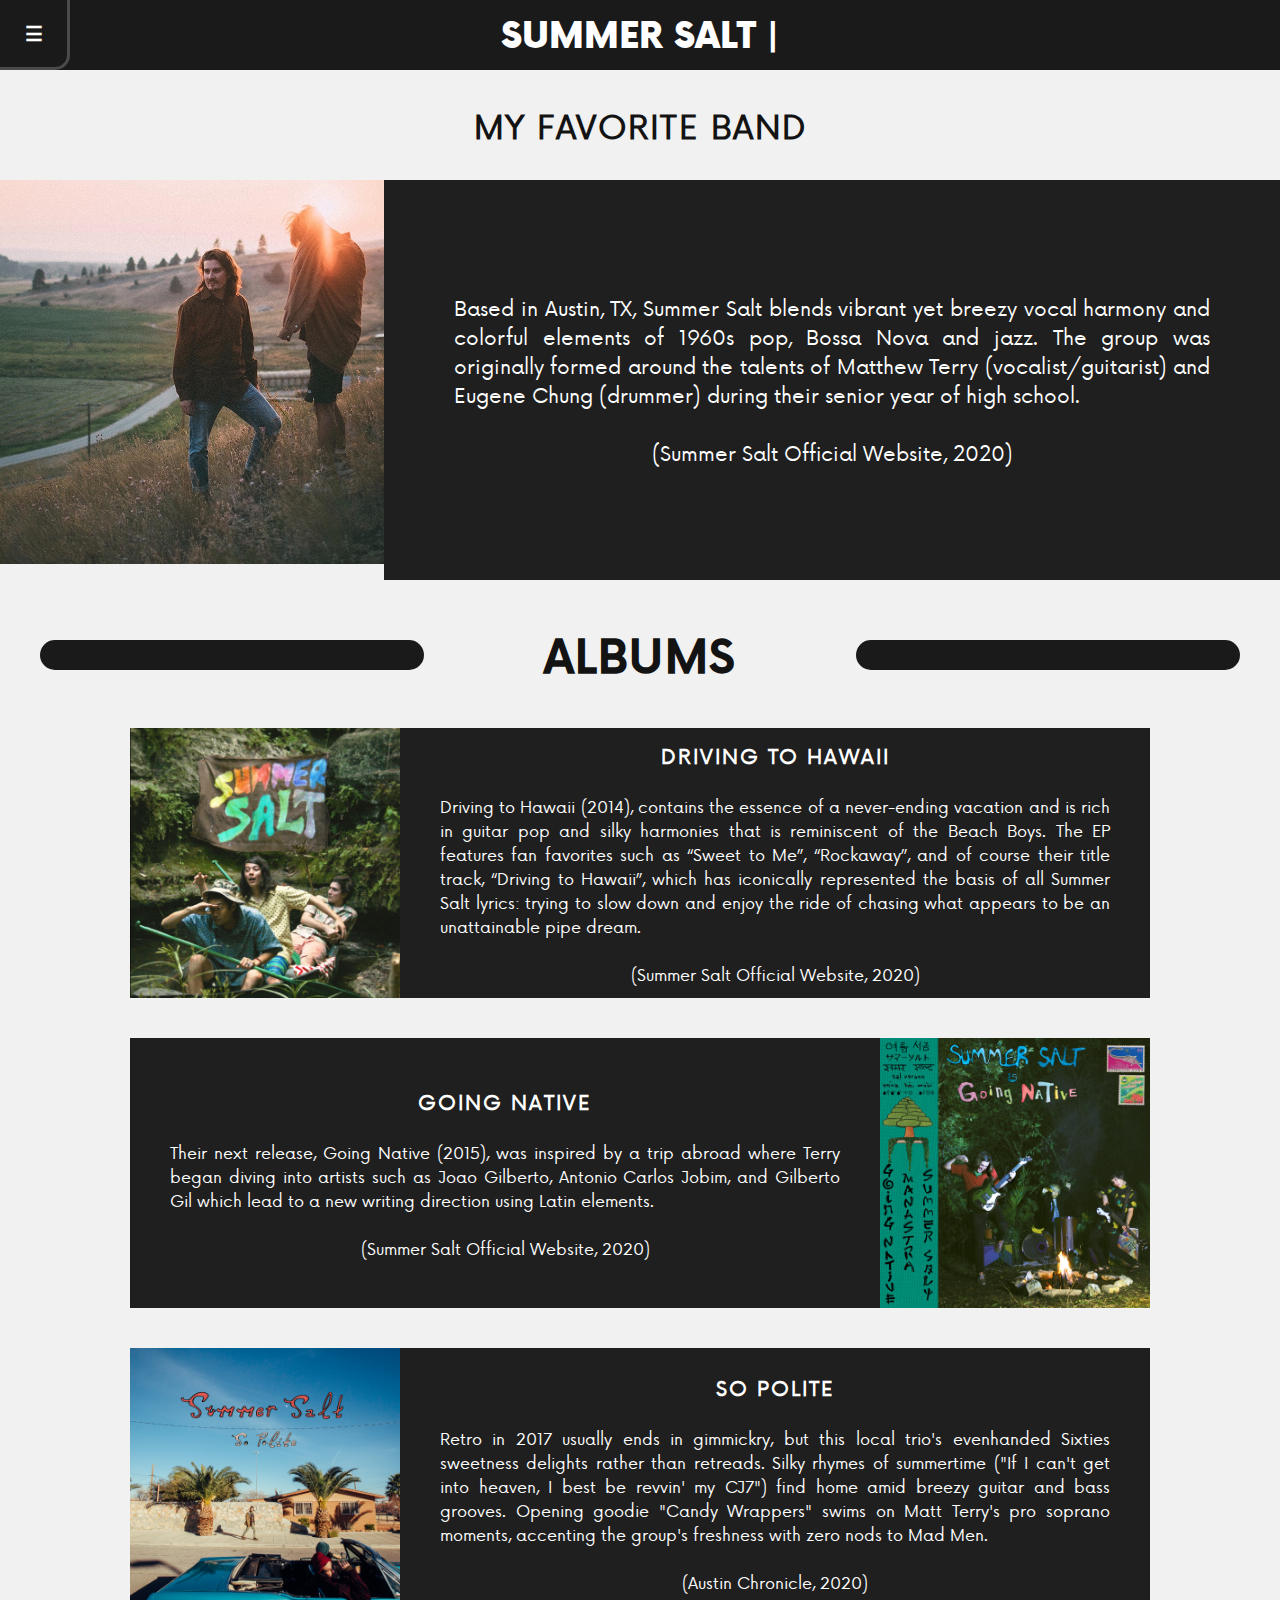
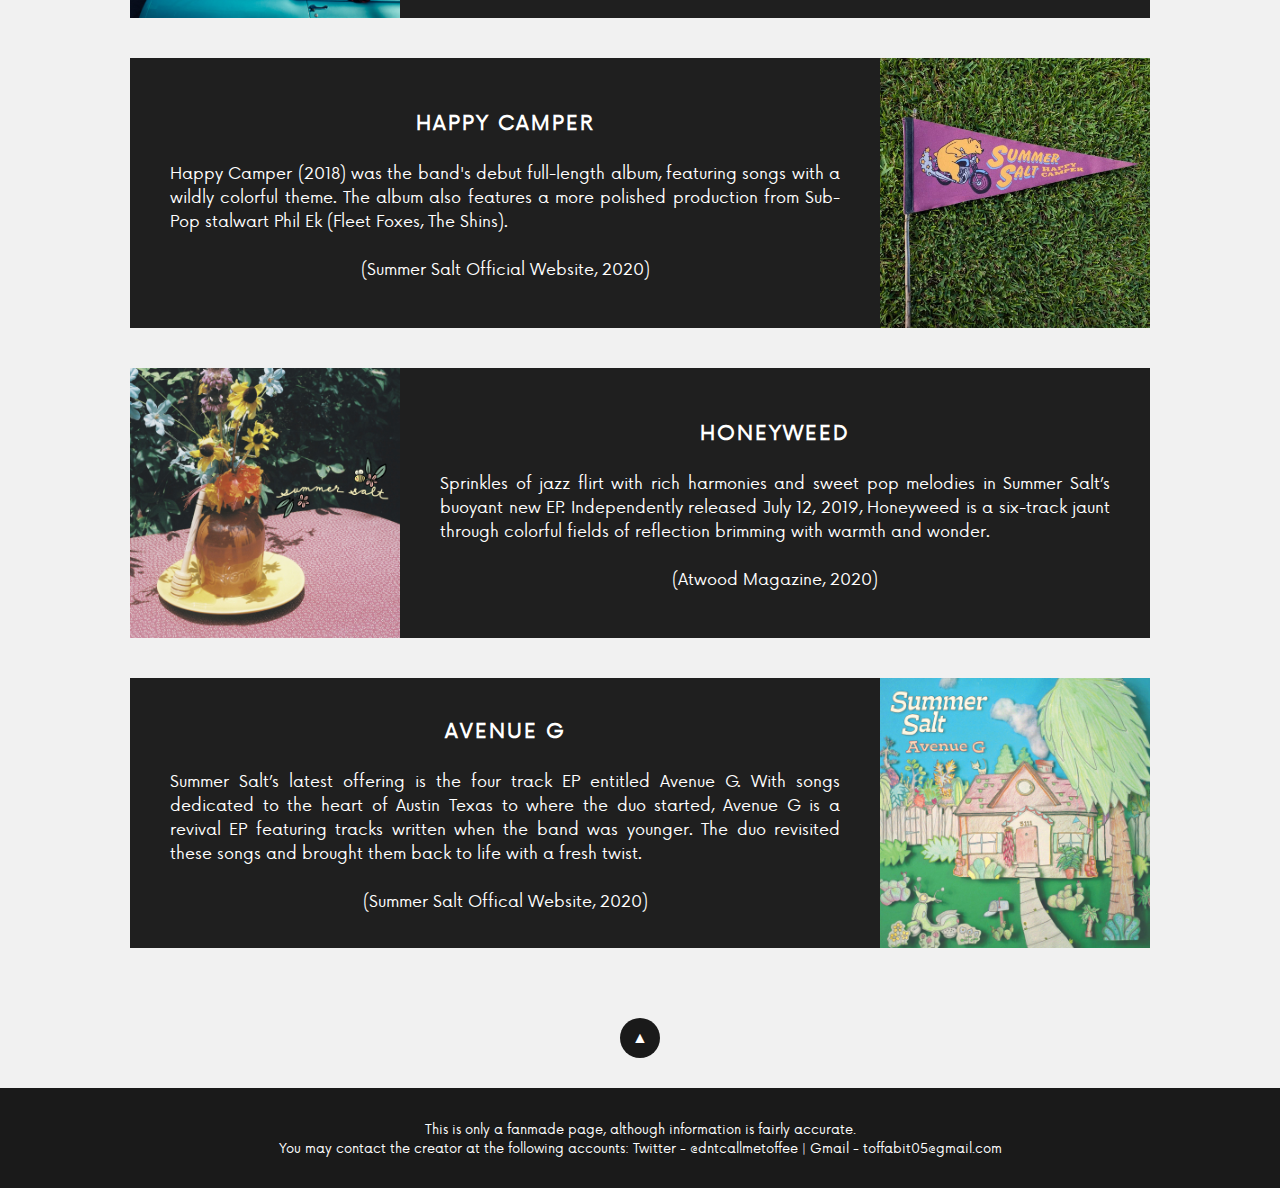
<file: docs/index.html>
<!DOCTYPE html>
<html>
	<head>
		<title>Summer Salt</title>
		<meta charset="UTF-8">
		<meta name="author" content="Christopher Allen Abit">
		<meta name="keywords" content="Summer Salt, Alternative, Indie, Driving to Hawaii, Going Native, So Polite, Happy Camper, Honeyweed, Avenue G">
		<meta name="viewport" content="width=device-width, initial-scale=1">
		<link href="index.css" type="text/css" rel="stylesheet">
		<script src="index.js"></script>
	</head>
	<body id="main">
		<div class="sidebar" id="mySidebar">
			<a id="home" href="index.html">Home</a>
			<a href="#aboutSec">About</a>
			<div class="dropdown">
				<a id="dropbtn">Albums</a>
				<div class="dropdown-content">
					<a href="#drivToHawSec">Driving to Hawaii</a>
					<a href="#goingNat">Going Native</a>
					<a href="#soPol">So Polite</a>
					<a href="#happyCamper">Happy Camper</a>
					<a href="#honeyweed">Honeyweed</a>
					<a id="avenueG" href="avenueG.html">Avenue G</a>
				</div>
			</div>
		</div>
		<div id="header">
			SUMMER SALT |
		</div>
		<button class="openbtn" onclick="toggleNav()">☰</button>
		
		<div>
		
			<h3 id="header2">MY FAVORITE BAND</h3>
			
			<div id="aboutSec">
					<a href="https://s9.limitedrun.com/images/1344350/summer_salt_press_1.jpg" target="_blank">
						<img src="../images/summerSalt.jpg" alt="Summer Salt Members" id="aboutImg">
						<p id="abImgSrc">(Click to Direct to Source)</p>
					</a>
				<a href="#about">
					<div id="abContent">
						<p>
							Based in Austin, TX, Summer Salt blends vibrant yet breezy vocal harmony and colorful elements of 1960s pop, Bossa Nova
							and jazz. The group was originally formed around the talents of Matthew Terry (vocalist/guitarist) and Eugene Chung
							(drummer) during their senior year of high school. 
							<br><br>
							<span id="contentSource">(Summer Salt Official Website, 2020)</span>
						</p>
					</div>
				</a>
			</div>
			
			<br><br>
			
			<div id="header3Cont">
				<div id="line"></div>
				<h2 id="header3">ALBUMS</h2>
				<div id="line2"></div>
				
			</div>
			<div id="drivToHawSec">
				<a href="https://s9.limitedrun.com/images/1355291/Summer_Salt_-_Driving_to_Hawaii__1_.jpg" target="_blank">
					<img src="../images/drivToHaw.jpg" alt="Driving to Hawaii Album Cover" id="drivToHawImg">
					<p id="dthImgSrc">(Click to Direct to Source)</p>
				</a>
				<a href="#drivToHaw">
					<div id="dthContent">
						<p>
							<span id="contentHeader">DRIVING TO HAWAII</span>
							<br>
							Driving to Hawaii (2014), contains the essence of a never-ending vacation and is rich in guitar pop and silky harmonies
							that is reminiscent of the Beach Boys. The EP features fan favorites such as “Sweet to Me”, “Rockaway”, and of course
							their title track, “Driving to Hawaii”, which has iconically represented the basis of all Summer Salt lyrics: trying
							to slow down and enjoy the ride of chasing what appears to be an unattainable pipe dream. 
							<br><br>
							<span id="contentSource">(Summer Salt Official Website, 2020)</span>
						</p>
					</div>
				</a>
			</div>
			
			<div id="goingNatSec">
				<a href="#goingNat">
					<div id="gnContent">
						<p>
							<span id="contentHeader">GOING NATIVE</span>
							<br>
							Their next release, Going Native (2015), was inspired by a trip abroad where Terry began diving into artists such as Joao
							Gilberto, Antonio Carlos Jobim, and Gilberto Gil which lead to a new writing direction using Latin elements. 
							<br><br>
							<span id="contentSource">(Summer Salt Official Website, 2020)</span>
						</p>
					</div>
				</a>
				<a href="https://cdn2.albumoftheyear.org/345x/album/180941-going-native.jpg" target="_blank">
					<img src="../images/goingNat.jpg" alt="Going Native Album Cover" id="goingNatImg">
					<p id="gnImgSrc">(Click to Direct to Source)</p>
				</a>
			</div>

			<div id="soPolSec">
				<a href="https://f4.bcbits.com/img/a1266503095_10.jpg" target="_blank">
					<img src="../images/soPol.jpg" alt="So Polite Album Cover" id="soPolImg">
					<p id="spImgSrc">(Click to Direct to Source)</p>
				</a>
				<a href="#soPol">
					<div id="spContent">
						<p>
							<span id="contentHeader">SO POLITE</span>
							<br>
							Retro in 2017 usually ends in gimmickry, but this local trio's evenhanded Sixties sweetness delights rather than retreads.
							Silky rhymes of summertime ("If I can't get into heaven, I best be revvin' my CJ7") find home amid breezy guitar and bass
							grooves. Opening goodie "Candy Wrappers" swims on Matt Terry's pro soprano moments, accenting the group's freshness with
							zero nods to Mad Men.
							<br><br>
							<span id="contentSource">(Austin Chronicle, 2020)</span>
						</p>
					</div>
				</a>
			</div>

			<div id="hapCamSec">
				<a href="#happyCamper">
					<div id="hcContent">
						<p>
							<span id="contentHeader">HAPPY CAMPER</span>
							<br>
							Happy Camper (2018) was the band's debut full-length album, featuring songs with
							a wildly colorful theme. The album also features a more polished production from
							Sub-Pop stalwart Phil Ek (Fleet Foxes, The Shins).
							<br><br>
							<span id="contentSource">(Summer Salt Official Website, 2020)</span>
						</p>
					</div>
				</a>
				<a href="https://images.genius.com/899fd938a8ece079d216032836168156.1000x1000x1.jpg" target="_blank">
					<img src="../images/happyCamper.jpg" alt="Happy Camper Album Cover" id="hapCamImg">
					<p id="hcImgSrc">(Click to Direct to Source)</p>
				</a>
			</div>
			
			<div id="honeyweedSec">
				<a href="https://f4.bcbits.com/img/a3973966682_10.jpg" target="_blank">
					<img src="../images/honeyweed.jpg" alt="Honeyweed Album Cover" id="honeyweedImg">
					<p id="hwImgSrc">(Click to Direct to Source)</p>
				</a>
				<a href="#honeyweed">
					<div id="hwContent">
						<p>
							<span id="contentHeader">HONEYWEED</span>
							<br>
							Sprinkles of jazz flirt with rich harmonies and sweet pop melodies in Summer Salt’s buoyant new EP. Independently
							released July 12, 2019, Honeyweed is a six-track jaunt through colorful fields of reflection brimming with warmth and wonder.
							<br><br>
							<span id="contentSource">(Atwood Magazine, 2020)</span>
						</p>
					</div>
				</a>
			</div>
			
			<div id="avenueGSec">
				<a href="avenueG.html">
					<div id="agContent">
						<p>
							<span id="contentHeader">AVENUE G</span>
							<br>
							Summer Salt’s latest offering is the four track EP entitled Avenue G.  With songs dedicated to the heart of
							Austin Texas to where the duo started, Avenue G is a revival EP featuring tracks written when the band was younger.
							The duo revisited these songs and brought them back to life with a fresh twist.
							<br><br>
							<span id="contentSource">(Summer Salt Offical Website, 2020)</span>
						</p>
					</div>
				</a>
				<a href="https://f4.bcbits.com/img/a0696540022_10.jpg" target="_blank">
					<img src="../images/avenueG.jpg" alt="Avenue G Album Cover" id="avenueGImg">
					<p id="agImgSrc">(Click to Direct to Source)</p>
				</a>
			</div>
			
		</div>
		
		<div class="circleCont">
			<a href="#header">
				<div class="circle">▲</div>
			</a>
		</div>
			
		<div id="footer">
				This is only a fanmade page, although information is fairly accurate.<br> You may contact the creator at the following
				accounts: Twitter - @dntcallmetoffee | Gmail - toffabit05@gmail.com
		</div>
	</body>
</html>
</file>
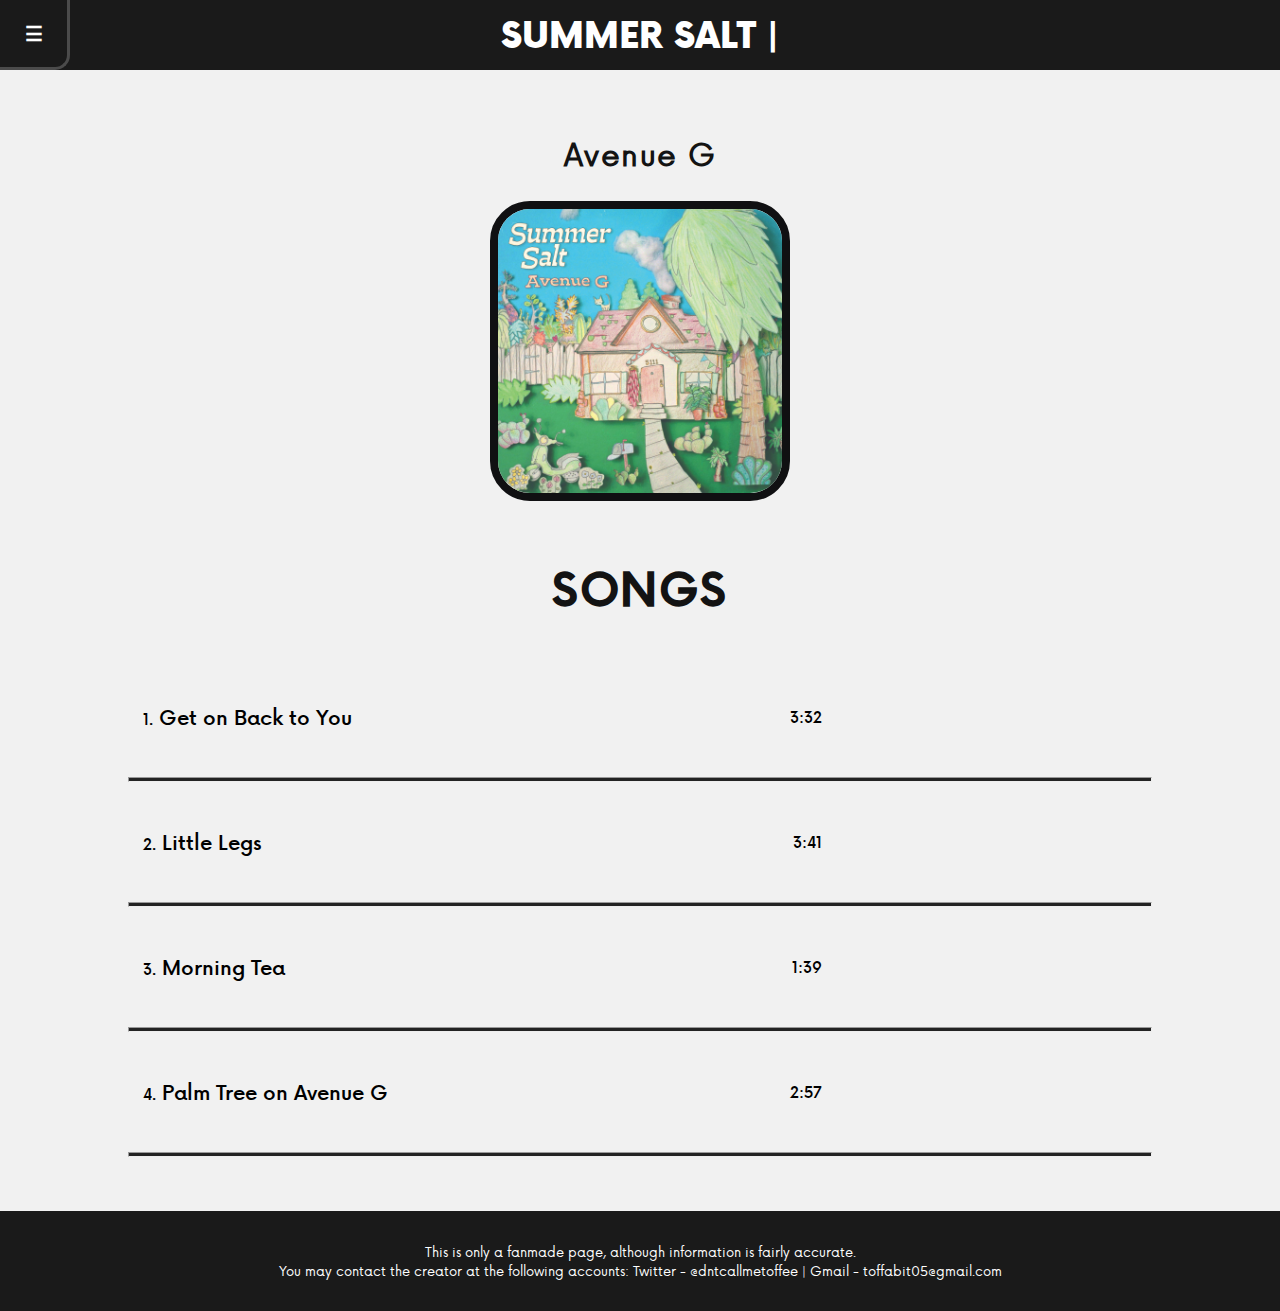
<file: avenueG.html>
<!DOCTYPE html>
<html>
	<head>
		<title>Summer Salt</title>
		<meta charset="UTF-8">
		<meta name="author" content="Christopher Allen Abit">
		<meta name="keywords" content="Summer Salt, Alternative, Indie, Avenue G">
		<meta name="viewport" content="width=device-width, initial-scale=1">
		<link href="albums.css" type="text/css" rel="stylesheet">
		<script src="albums.js"></script>
	</head>
	<body id="main">
		<div class="sidebar" id="mySidebar">
			<a id="home" href="index.html">Home</a>
			<a href="#aboutSec">About</a>
			<div class="dropdown">
				<a id="dropbtn">Albums</a>
				<div class="dropdown-content">
					<a href="#drivToHawSec">Driving to Hawaii</a>
					<a href="#goingNat">Going Native</a>
					<a href="#soPol">So Polite</a>
					<a href="#happyCamper">Happy Camper</a>
					<a href="#honeyweed">Honeyweed</a>
					<a id="avenueG" href="avenueG.html">Avenue G</a>
				</div>
			</div>
		</div>
		<div id="header">
			SUMMER SALT |
		</div>
		<button class="openbtn" onclick="toggleNav()">☰</button>
		
		<br><br>
		
		<h2 id="header2">Avenue G</h2>
		
		<div id="albumCoverCont">
			<a href="https://f4.bcbits.com/img/a0696540022_10.jpg" target="_blank">
					<img src="../images/avenueG.jpg" alt="Avenue G Album Cover" id="albumCover">
			</a>
		</div>
		
		<br><br><br>
		
		<h2 id="header3">SONGS</h2>
		
		<br><br>
		
		<div id="song">
			<p id="title"><span id="songNum">1.</span> Get on Back to You</p>
			<p id="duration">3:32</p>
			<iframe id="preview" src="https://open.spotify.com/embed/track/6cBO9HIvkCJNLm4ECi225j" width="300" height="80" frameborder="0" allowtransparency="true" allow="encrypted-media"></iframe>
		</div>
		<hr id="separator">
		
		<div id="song">
			<p id="title"><span id="songNum">2.</span> Little Legs</p>
			<p id="duration">3:41</p>
			<iframe id="preview" src="https://open.spotify.com/embed/track/2oVJIXmV6Howeesp6Axcdr" width="300" height="80" frameborder="0" allowtransparency="true" allow="encrypted-media"></iframe>
		</div>
		<hr id="separator">
		
		<div id="song">
			<p id="title"><span id="songNum">3.</span> Morning Tea</p>
			<p id="duration">1:39</p>
			<iframe id="preview" src="https://open.spotify.com/embed/track/25eJ3lpSQCuOwLWt8RcW7j" width="300" height="80" frameborder="0" allowtransparency="true" allow="encrypted-media"></iframe>
		</div>
		<hr id="separator">
		
		<div id="song">
			<p id="title"><span id="songNum">4.</span> Palm Tree on Avenue G</p>
			<p id="duration">2:57</p>
			<iframe id="preview" src="https://open.spotify.com/embed/track/2o4kbebGJSD2fwWG0J2BJN" width="300" height="80" frameborder="0" allowtransparency="true" allow="encrypted-media"></iframe>
		</div>
		<hr id="separator">
		
		<br><br><br>
		
		<div id="footer">
				This is only a fanmade page, although information is fairly accurate.<br> You may contact the creator at the following
				accounts: Twitter - @dntcallmetoffee | Gmail - toffabit05@gmail.com
		</div>
	</body>
</html>
</file>
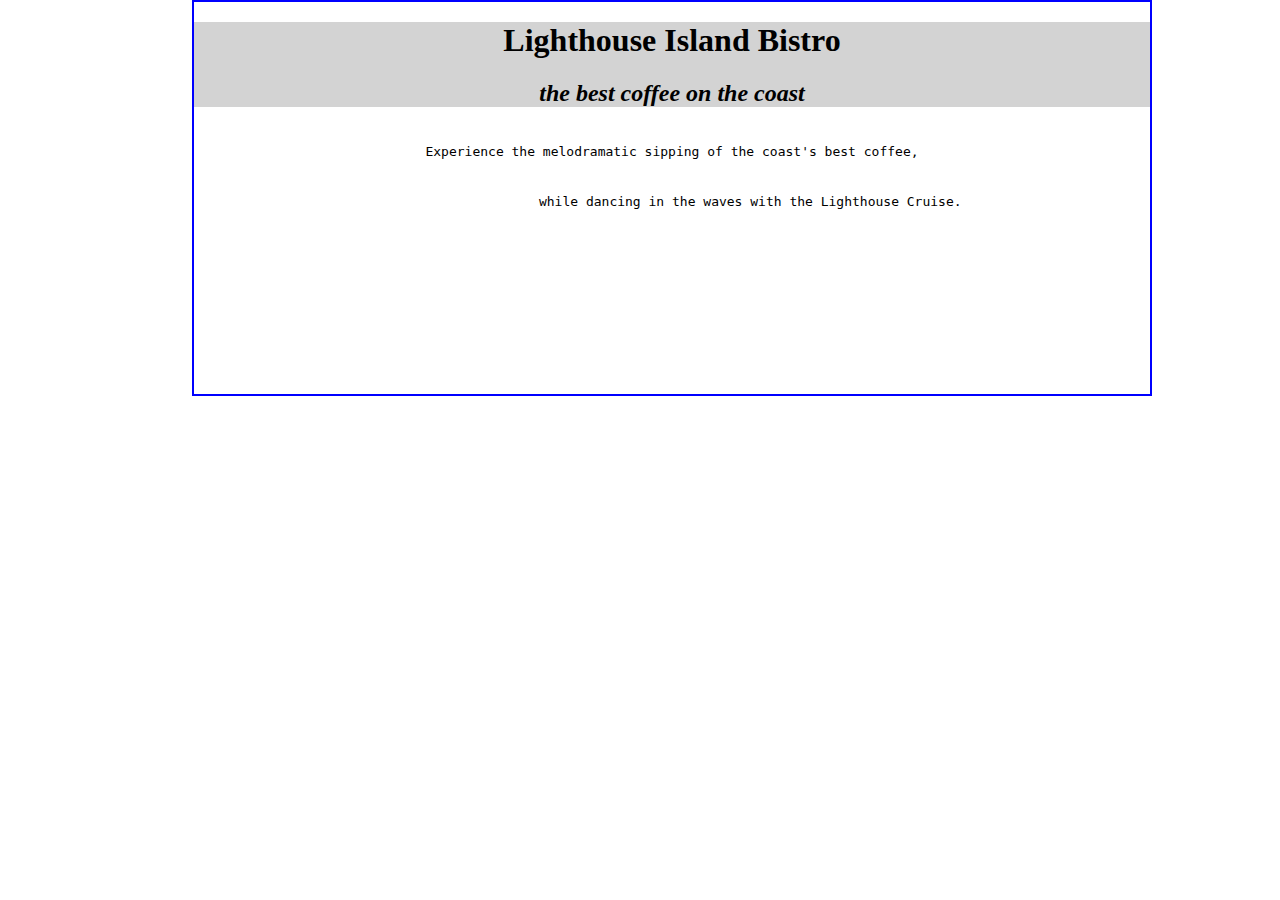
<file: Sodium_ChristopherAbit_HTML5Video.html>
<!DOCTYPE html>
<html>
	<head>
		<title>Abit, Christopher Allen</title>
		<meta charset="UTF-8">
		<meta name="author" content="Christopher Allen Abit">
		<meta name="keywords" content="Lighthouse Island Bistro, Lighthouse Cruise">
		<meta name="viewport" content="width=device-width, initial-scale=1">
		<style>
			* {
				box-sizing: border-box;
			}
			
			body {
				text-align: center;
				margin: 0 15%;
				width: 75%;
				border: 2px solid blue;
			}
			
			header {
				background-color: lightgray;
			}
			
			h1{
				margin-top: 20px;
				padding: none;
			}
			
			h2 {
				margin: none;
				padding: none;
				font-style: italic;
			}
			
			p {
				font-family: monospace;
				line-height: 50px;
			}
		</style>
	</head>
	<body>
		<header>
			<h1>Lighthouse Island Bistro</h1>
			<h2>the best coffee on the coast</h2>
		</header>
		<aside>
			<p>
				Experience the melodramatic sipping of the coast's best coffee,<br>&nbsp;&nbsp;&nbsp;&nbsp;&nbsp;&nbsp;&nbsp;&nbsp;&nbsp;
				&nbsp;&nbsp;&nbsp;&nbsp;&nbsp;&nbsp;&nbsp;&nbsp;&nbsp;&nbsp;while dancing in the waves with the Lighthouse Cruise.
			</p>
			<video autoplay>
					<source src="http://triosdevelopers.com/~J.Riz/Lighthouse/lighthouse.m4v" type="video/mp4">
			</video>
		</aside>
	</body>
</html>
</file>
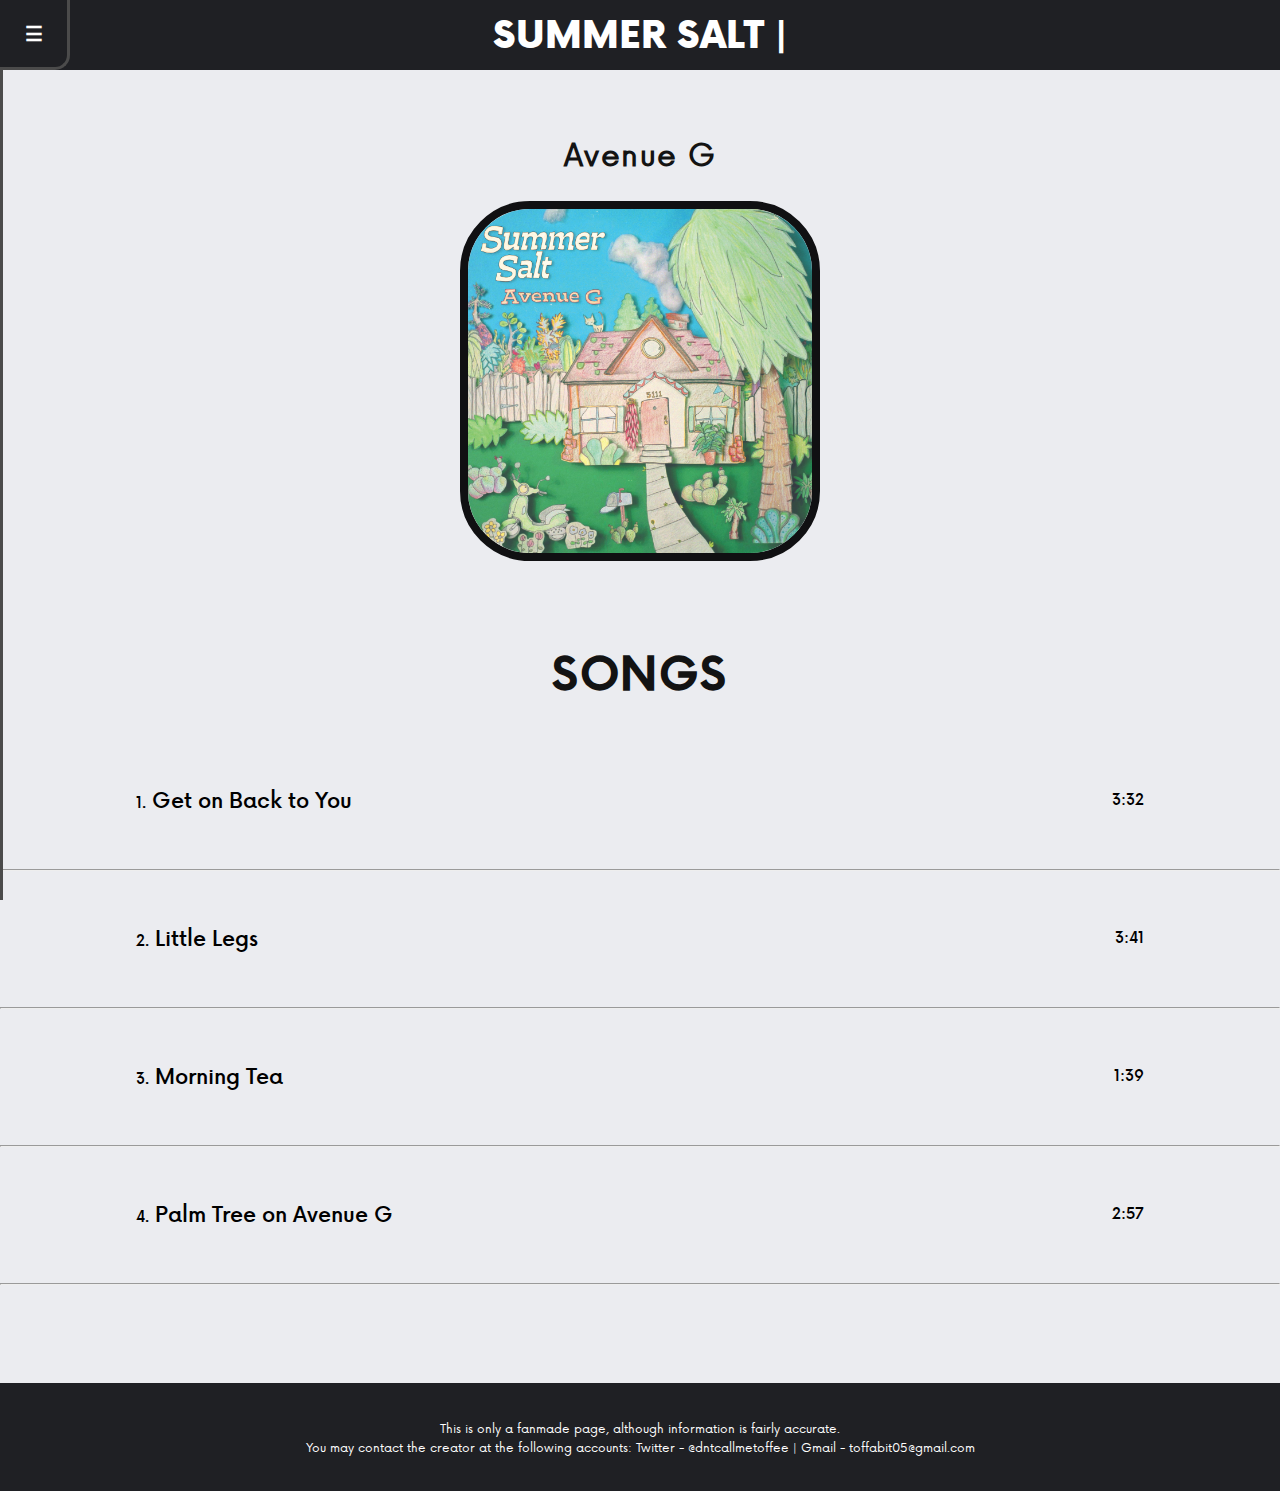
<file: htdocs/avenueG.html>
<!DOCTYPE html>
<html>
	<head>
		<title>Summer Salt</title>
		<meta charset="UTF-8">
		<meta name="author" content="Christopher Allen Abit">
		<meta name="keywords" content="Summer Salt, Alternative, Indie, Avenue G">
		<meta name="viewport" content="width=device-width, initial-scale=1">
		<link href="../css/albums.css" type="text/css" rel="stylesheet">
		<script src="albums.js"></script>
	</head>
	<body id="main">
		<div class="sidebar" id="mySidebar">
			<a id="home" href="../index.html">Home</a>
			<a href="#aboutSec">About</a>
			<div class="dropdown">
				<a id="dropbtn">Albums</a>
				<div class="dropdown-content">
					<a href="#drivToHawSec">Driving to Hawaii</a>
					<a href="#goingNat">Going Native</a>
					<a href="#soPol">So Polite</a>
					<a href="#happyCamper">Happy Camper</a>
					<a href="#honeyweed">Honeyweed</a>
					<a class="active" id="avenueG" href="avenueG.html">Avenue G</a>
				</div>
			</div>
		</div>
		<div id="header">
			SUMMER SALT |
		</div>
		<button class="openbtn" onclick="toggleNav()">☰</button>
		
		<br><br>
		
		<h2 id="header2">Avenue G</h2>
		
		<div id="albumCoverCont">
			<a href="https://f4.bcbits.com/img/a0696540022_10.jpg" target="_blank">
					<img src="../images/avenueG.jpg" alt="Avenue G Album Cover" id="albumCover">
			</a>
		</div>
		
		<br><br><br>
		
		<h2 id="header3">SONGS</h2>
		
		<br><br>
		
		<div id="song">
			<p id="title"><span id="songNum">1.</span> Get on Back to You</p>
			<p id="duration">3:32</p>
			<iframe id="preview" src="https://open.spotify.com/embed/track/6cBO9HIvkCJNLm4ECi225j" width="300" height="80" frameborder="0" allowtransparency="true" allow="encrypted-media"></iframe>
		</div>
		<hr id="separator">
		
		<div id="song">
			<p id="title"><span id="songNum">2.</span> Little Legs</p>
			<p id="duration">3:41</p>
			<iframe id="preview" src="https://open.spotify.com/embed/track/2oVJIXmV6Howeesp6Axcdr" width="300" height="80" frameborder="0" allowtransparency="true" allow="encrypted-media"></iframe>
		</div>
		<hr id="separator">
		
		<div id="song">
			<p id="title"><span id="songNum">3.</span> Morning Tea</p>
			<p id="duration">1:39</p>
			<iframe id="preview" src="https://open.spotify.com/embed/track/25eJ3lpSQCuOwLWt8RcW7j" width="300" height="80" frameborder="0" allowtransparency="true" allow="encrypted-media"></iframe>
		</div>
		<hr id="separator">
		
		<div id="song">
			<p id="title"><span id="songNum">4.</span> Palm Tree on Avenue G</p>
			<p id="duration">2:57</p>
			<iframe id="preview" src="https://open.spotify.com/embed/track/2o4kbebGJSD2fwWG0J2BJN" width="300" height="80" frameborder="0" allowtransparency="true" allow="encrypted-media"></iframe>
		</div>
		<hr id="separator">
		
		<br><br><br><br><br>
		
		<div id="footer">
				This is only a fanmade page, although information is fairly accurate.<br> You may contact the creator at the following
				accounts: Twitter - @dntcallmetoffee | Gmail - toffabit05@gmail.com
		</div>
	</body>
</html>
</file>
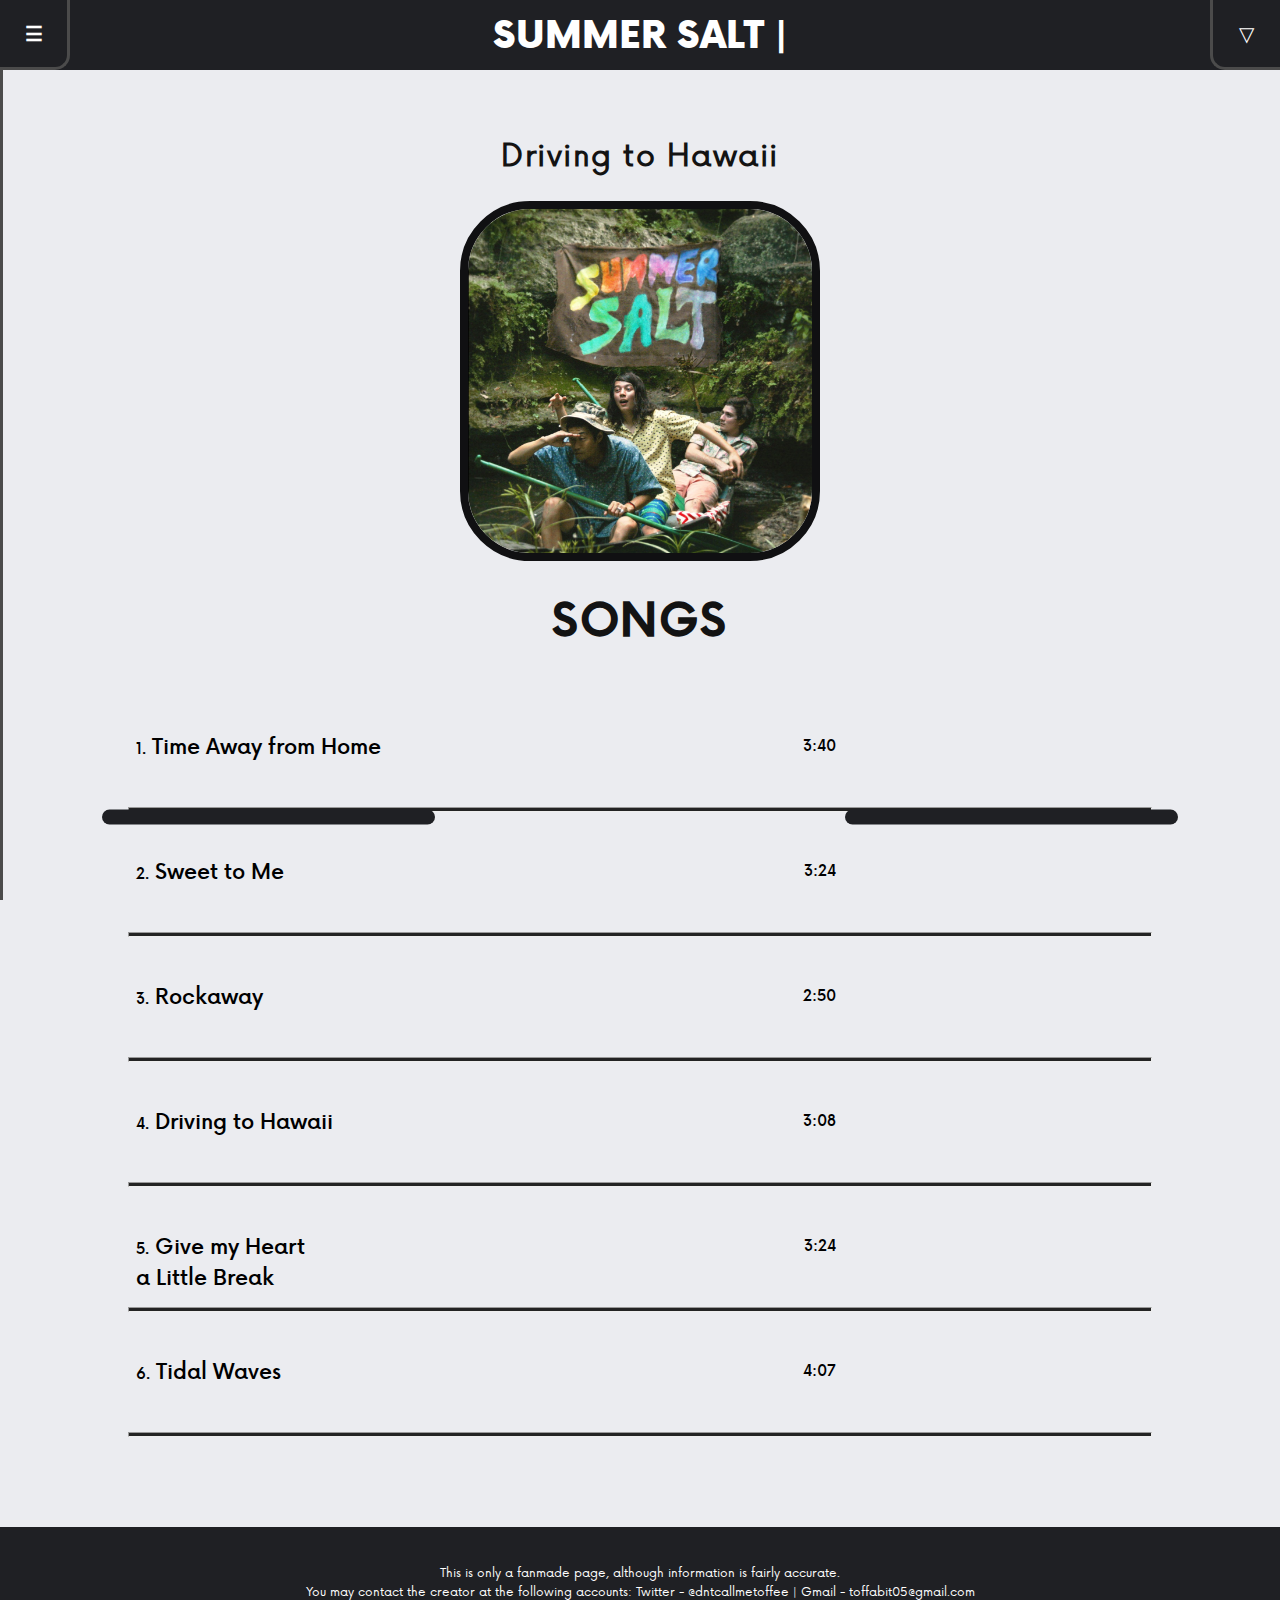
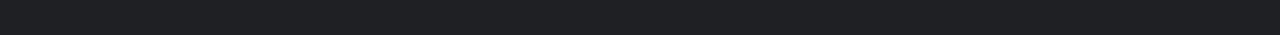
<file: htdocs/drivToHaw.html>
<!DOCTYPE html>
<html>
	<head>
		<title>Summer Salt</title>
		<meta charset="UTF-8">
		<meta name="author" content="Christopher Allen Abit">
		<meta name="keywords" content="Summer Salt, Alternative, Indie, Avenue G">
		<meta name="viewport" content="width=device-width, initial-scale=1">
		<link href="../css/albums.css" type="text/css" rel="stylesheet">
		<script src="../mmfiles/navbar.js"></script>
		<script src="../mmfiles/sprite.js"></script>
	</head>
	<body id="main">
		<div class="sidebar" id="mySidebar">
			<a id="home" href="../index.html">Home</a>
			<a href="#aboutSec">About</a>
			<div class="dropdown">
				<a id="dropbtn">Albums</a>
				<div class="dropdown-content">
					<a class="active" href="drivToHaw.html">Driving<br class="break"> to Hawaii</a>
					<a href="goingNat.html">Going<br class="break">  Native</a>
					<a href="soPol.html">So<br class="break">  Polite</a>
					<a href="happyCamper.html">Happy<br class="break">  Camper</a>
					<a href="honeyweed.html">Honeyweed</a>
					<a href="avenueG.html">Avenue G</a>
				</div>
			</div>
		</div>
		<div id="header">
			SUMMER SALT |
		</div>
		<button class="openbtn" onclick="toggleNav()">☰</button>
		
		<button class="openbtnSprite" id="openbtnSprite" onclick="toggleSprite()">&#9661 </button>
		<aside id="sprite">
			<div class="socMedSprite" id="spriteSubCont">
				<a class="youtube" href="https://www.youtube.com/channel/UCs4nrDXLuNz6NuCDKUS8FIQ" target="_blank"></a>
				<a class="twitter" href="https://twitter.com/SummerSaltATX" target="_blank"></a>
				<a class="spotify" href="https://open.spotify.com/artist/3MATPJ9tYbcMhw5VOZrRU6" target="_blank"></a>
			</div>
		</aside>
		
		<br><br>
		
		<h2 id="header2">Driving to Hawaii</h2>
		
		<div id="albumCoverCont">
			<a href="https://f4.bcbits.com/img/a0696540022_10.jpg" target="_blank">
					<img src="../images/drivToHaw.jpg" alt="Driving to Hawaii Cover" id="albumCover">
			</a>
		</div>
		
		<div id="line"></div>
		<div id="line2"></div>
		
		<h2 id="header3">SONGS</h2>
		
		<br><br>
		
		<div id="song">
			<p id="title"><span id="songNum">1.</span> Time Away from Home</p>
			<iframe id="preview" src="https://open.spotify.com/embed/track/5RL6qa4QxzGQrOBGvm67TW" width="300" height="80" frameborder="0" allowtransparency="true" allow="encrypted-media"></iframe>
			<p id="duration">3:40</p>
		</div>
		<hr class="separator">
		
		<div id="song">
			<p id="title"><span id="songNum">2.</span> Sweet to Me</p>
			<iframe id="preview" src="https://open.spotify.com/embed/track/3qqeDnTGXgRftw1RZj4Jv2" width="300" height="80" frameborder="0" allowtransparency="true" allow="encrypted-media"></iframe>
			<p id="duration">3:24</p>
		</div>
		<hr class="separator">
		
		<div id="song">
			<p id="title"><span id="songNum">3.</span> Rockaway</p>
			<iframe id="preview" src="https://open.spotify.com/embed/track/1YMZq2mzqkizU6Ml1OzTaQ" width="300" height="80" frameborder="0" allowtransparency="true" allow="encrypted-media"></iframe>
			<p id="duration">2:50</p>
		</div>
		<hr class="separator">
		
		<div id="song">
			<p id="title"><span id="songNum">4.</span> Driving to Hawaii</p>
			<iframe id="preview" src="https://open.spotify.com/embed/track/1l9hj8jFK4bEsRguwqMrKJ" width="300" height="80" frameborder="0" allowtransparency="true" allow="encrypted-media"></iframe>
			<p id="duration">3:08</p>
		</div>
		<hr class="separator">
		
		<div id="song">
			<p class="longTitle" id="title"><span id="songNum">5.</span> Give my Heart<br id="titleBreak"> a Little Break</p>
			<iframe id="preview" src="https://open.spotify.com/embed/track/2XSO944qXjlLl3dYsFvE7z" width="300" height="80" frameborder="0" allowtransparency="true" allow="encrypted-media"></iframe>
			<p id="duration">3:24</p>
		</div>
		<hr class="separator">
		
		<div id="song">
			<p id="title"><span id="songNum">6.</span> Tidal Waves</p>
			<iframe id="preview" src="https://open.spotify.com/embed/track/5VzTz1J8nWDAoEVYDVoY8L" width="300" height="80" frameborder="0" allowtransparency="true" allow="encrypted-media"></iframe>
			<p id="duration">4:07</p>
		</div>
		<hr class="separator">
		
		<br><br><br><br><br>
		
		<div id="footer">
				This is only a fanmade page, although information is fairly accurate.<br> You may contact the creator at the following
				accounts: Twitter - @dntcallmetoffee | Gmail - toffabit05@gmail.com
		</div>
	</body>
</html>
</file>
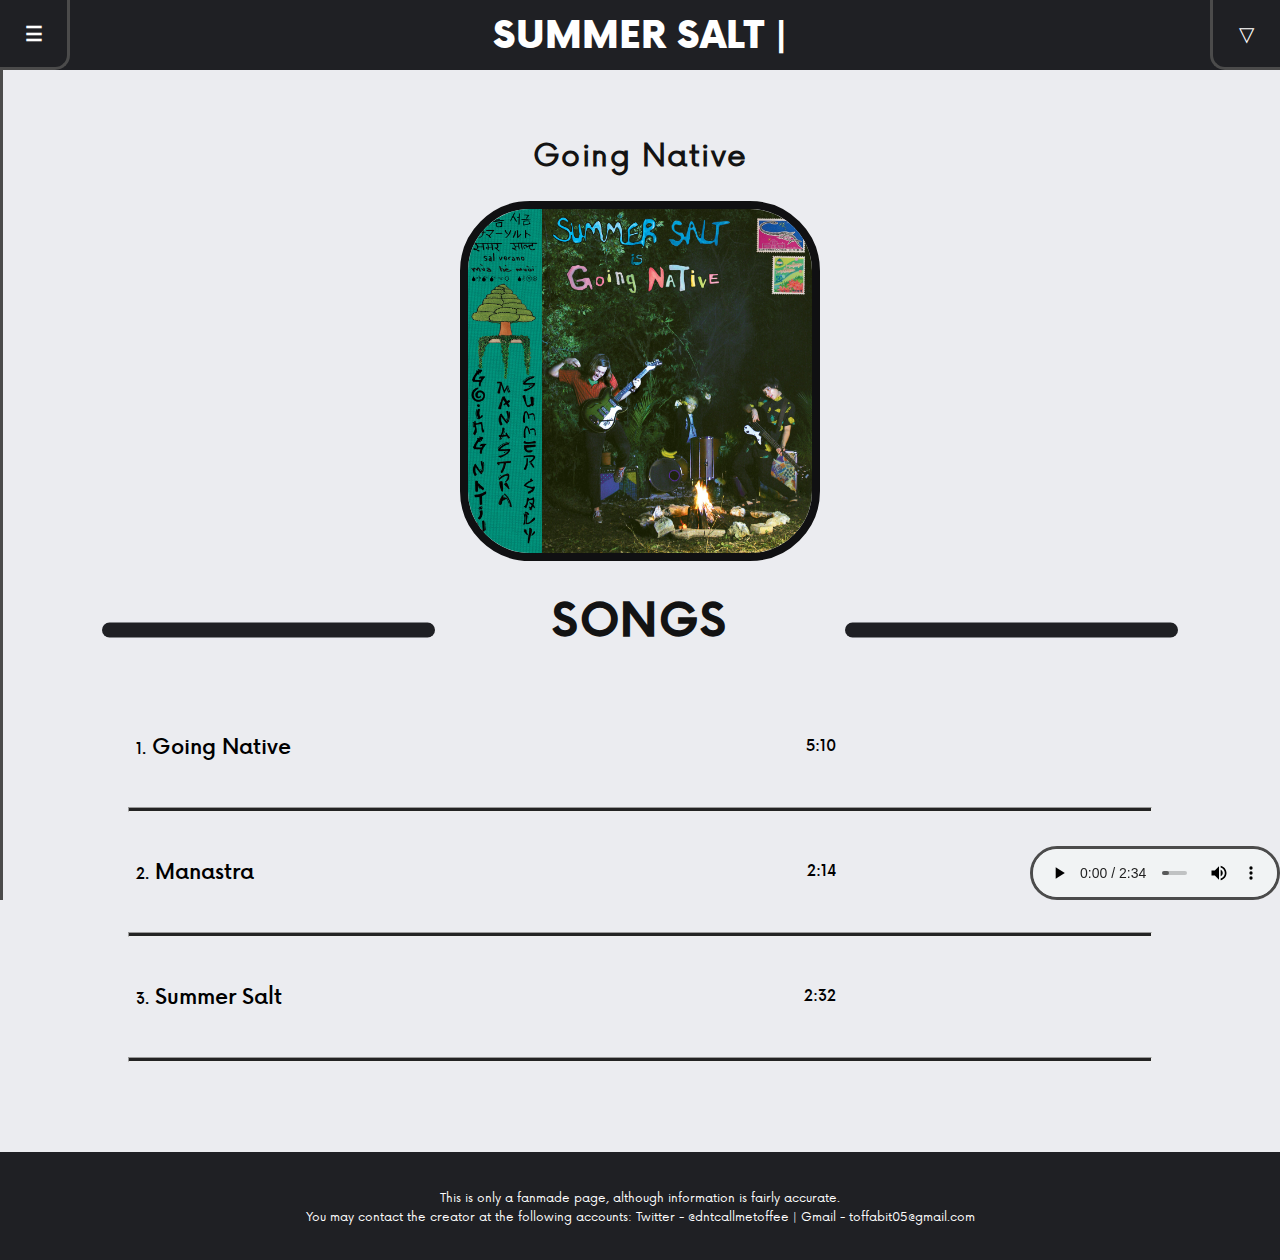
<file: htdocs/goingNat.html>
<!DOCTYPE html>
<html>
	<head>
		<title>Summer Salt</title>
		<meta charset="UTF-8">
		<meta name="author" content="Christopher Allen Abit">
		<meta name="keywords" content="Summer Salt, Alternative, Indie, Avenue G">
		<meta name="viewport" content="width=device-width, initial-scale=1">
		<link href="../css/albums.css" type="text/css" rel="stylesheet">
		<script src="../mmfiles/navbar.js"></script>
		<script src="../mmfiles/sprite.js"></script>
	</head>
	<body id="main">
		<div class="sidebar" id="mySidebar">
			<a id="home" href="../index.html">Home</a>
			<a href="#aboutSec">About</a>
			<div class="dropdown">
				<a id="dropbtn">Albums</a>
				<div class="dropdown-content">
					<a href="drivToHaw.html">Driving<br class="break"> to Hawaii</a>
					<a class="active" href="goingNat.html">Going<br class="break">  Native</a>
					<a href="soPol.html">So<br class="break">  Polite</a>
					<a href="happyCamper.html">Happy<br class="break">  Camper</a>
					<a href="honeyweed.html">Honeyweed</a>
					<a href="avenueG.html">Avenue G</a>
				</div>
			</div>
		</div>
		<div id="header">
			SUMMER SALT |
		</div>
		<button class="openbtn" onclick="toggleNav()">☰</button>
		
		<button class="openbtnSprite" id="openbtnSprite" onclick="toggleSprite()">&#9661 </button>
		<aside id="sprite">
			<div class="socMedSprite" id="spriteSubCont">
				<a href="https://www.youtube.com/channel/UCs4nrDXLuNz6NuCDKUS8FIQ" target="_blank"><div class="youtubeCont"><div class="youtube"></div></div></a>
				<a href="https://twitter.com/SummerSaltATX" target="_blank"><div><div class="twitter"></div></div></a>
				<a href="https://open.spotify.com/artist/3MATPJ9tYbcMhw5VOZrRU6" target="_blank"><div><div class="spotify"></div></div></a>
			</div>
		</aside>
		
		<audio class="bgmusic" controls autoplay>
				<source src="../mmfiles/bgmusic/summerSalt.mp3" type="audio/mpeg">
				<source src="../mmfiles/bgmusic/summerSalt.ogg" tpye="audio/ogg">
				Audio could not be loaded. Please change or update your browser.
		</audio>
		
		<br><br>
		
		<h2 id="header2">Going Native</h2>
		
		<div id="albumCoverCont">
			<a href="https://f4.bcbits.com/img/a0696540022_10.jpg" target="_blank">
					<img src="../images/goingNat.jpg" alt="Going Native Cover" id="albumCover">
			</a>
		</div>
		
		<div id="line"></div>
		<div id="line2"></div>
		
		<h2 id="header3">SONGS</h2>
		
		<br><br>
		
		<div id="song">
			<p id="title"><span id="songNum">1.</span> Going Native</p>
			<iframe id="preview" src="https://open.spotify.com/embed/track/6Q758xM6hSNHHcqnTGFicv" width="300" height="80" frameborder="0" allowtransparency="true" allow="encrypted-media"></iframe>
			<p id="duration">5:10</p>
		</div>
		<hr class="separator">
		
		<div id="song">
			<p id="title"><span id="songNum">2.</span> Manastra</p>
			<iframe id="preview" src="https://open.spotify.com/embed/track/6U2sImmSiOLN1aB1EUj06l" width="300" height="80" frameborder="0" allowtransparency="true" allow="encrypted-media"></iframe>
			<p id="duration">2:14</p>
		</div>
		<hr class="separator">
		
		<div id="song">
			<p id="title"><span id="songNum">3.</span> Summer Salt</p>
			<iframe id="preview" src="https://open.spotify.com/embed/track/2Z9eeVPSDx982MdsafcPbh" width="300" height="80" frameborder="0" allowtransparency="true" allow="encrypted-media"></iframe>
			<p id="duration">2:32</p>
		</div>
		<hr class="separator">
		
		<br><br><br><br><br>
		
		<div id="footer">
				This is only a fanmade page, although information is fairly accurate.<br> You may contact the creator at the following
				accounts: Twitter - @dntcallmetoffee | Gmail - toffabit05@gmail.com
		</div>
	</body>
</html>
</file>
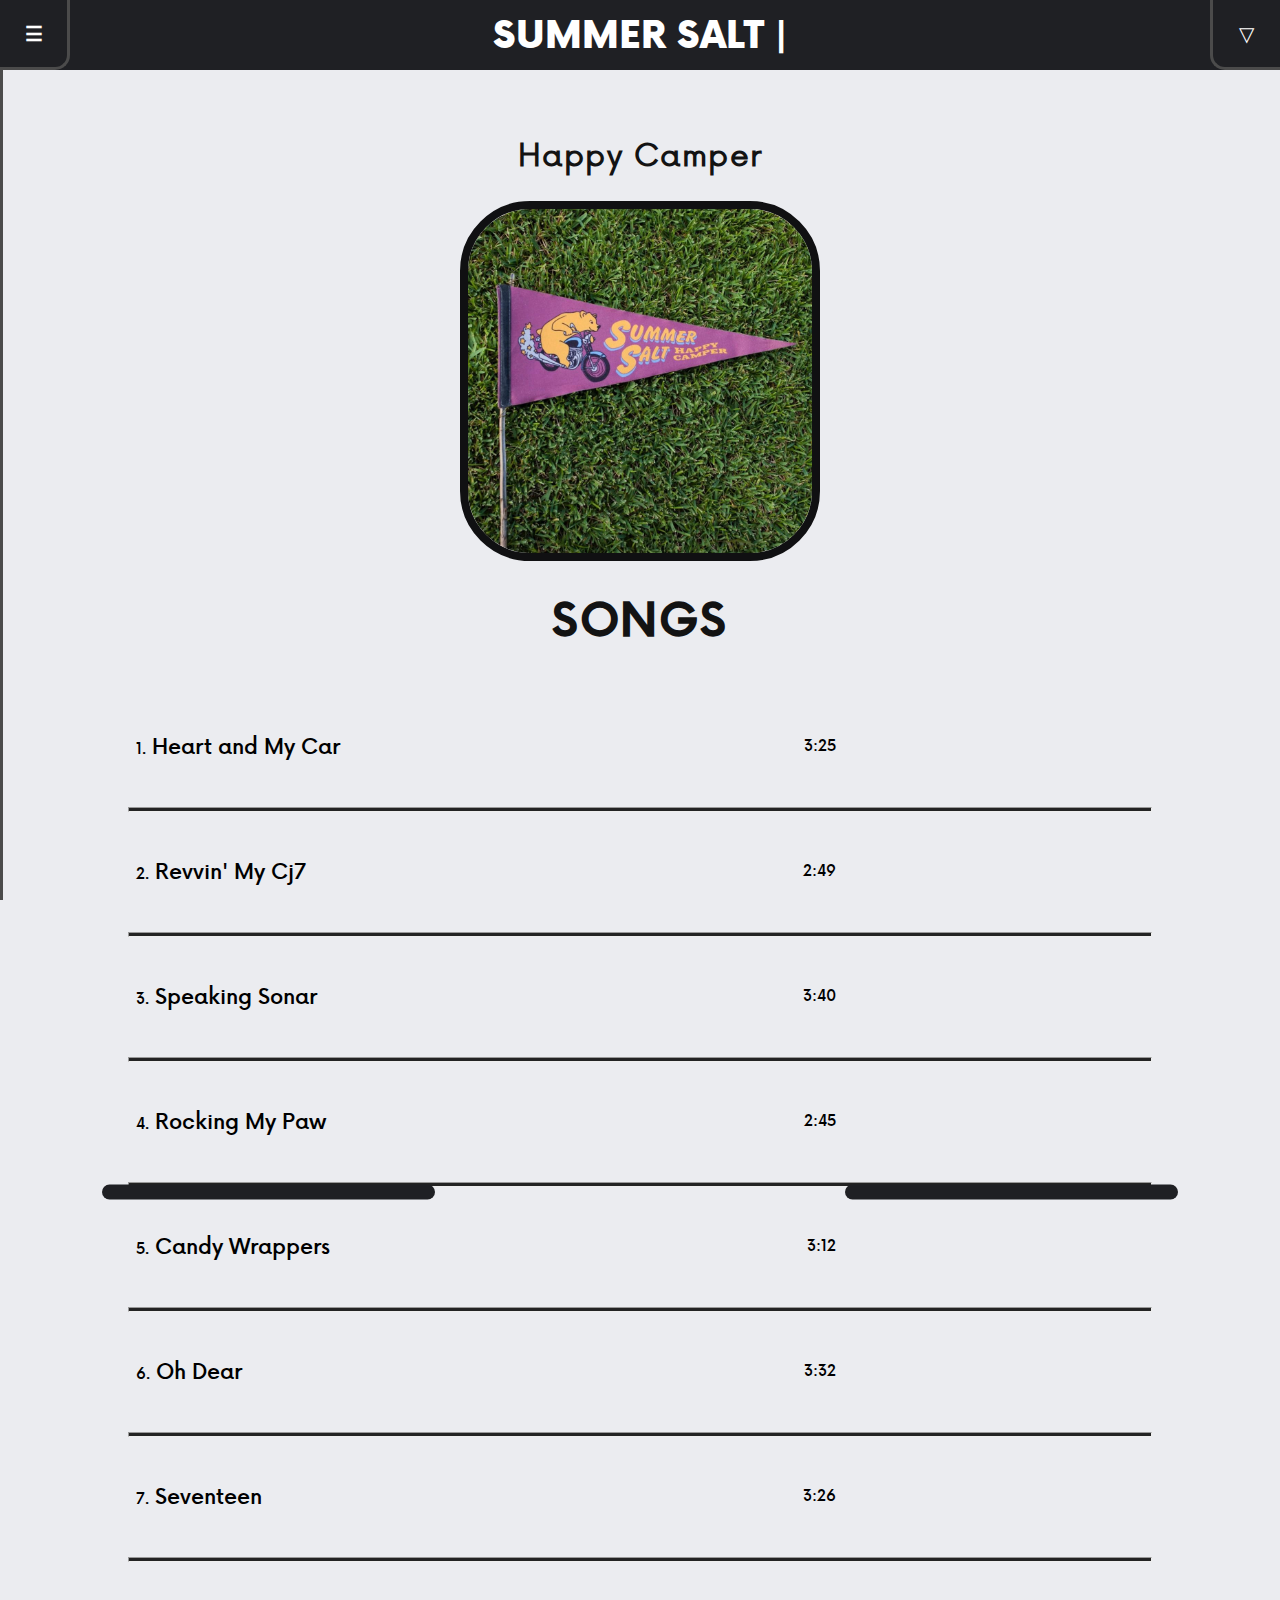
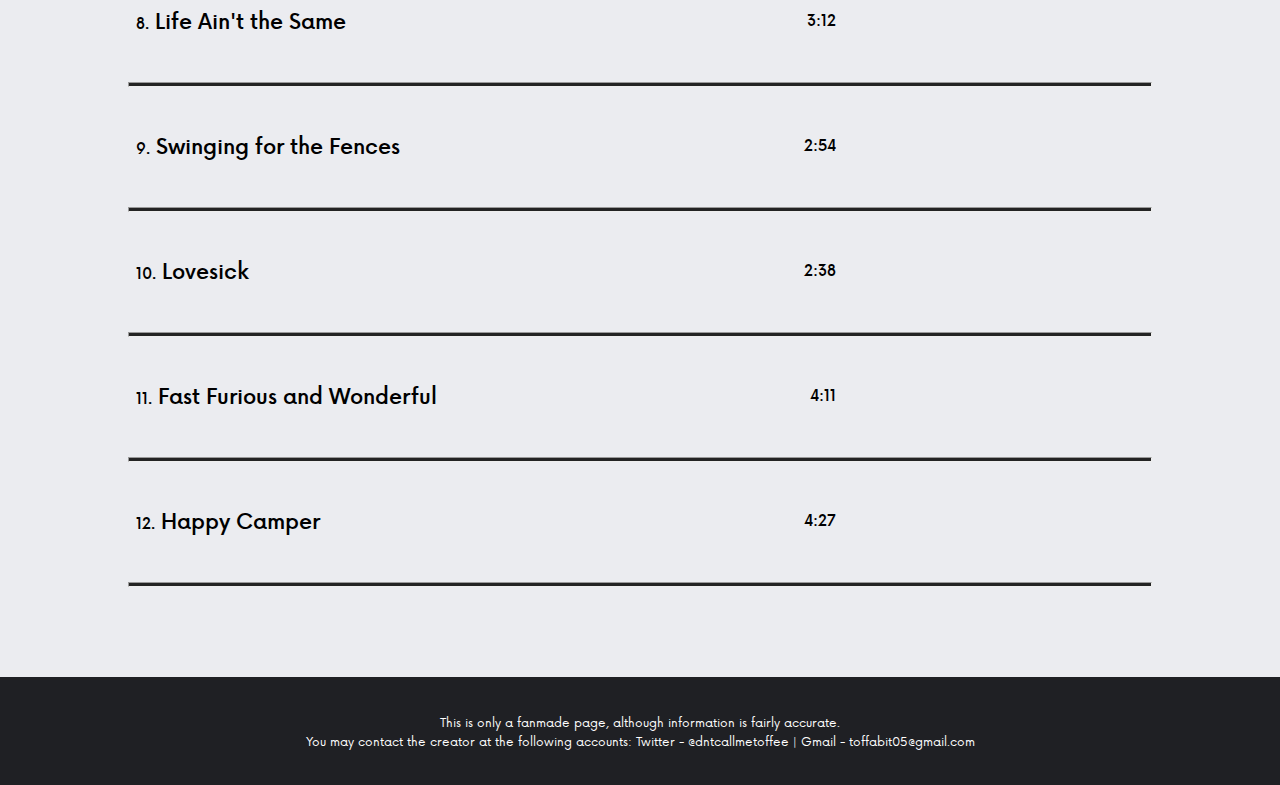
<file: htdocs/happyCamper.html>
<!DOCTYPE html>
<html>
	<head>
		<title>Summer Salt</title>
		<meta charset="UTF-8">
		<meta name="author" content="Christopher Allen Abit">
		<meta name="keywords" content="Summer Salt, Alternative, Indie, Avenue G">
		<meta name="viewport" content="width=device-width, initial-scale=1">
		<link href="../css/albums.css" type="text/css" rel="stylesheet">
		<script src="../mmfiles/navbar.js"></script>
		<script src="../mmfiles/sprite.js"></script>
	</head>
	<body id="main">
		<div class="sidebar" id="mySidebar">
			<a id="home" href="../index.html">Home</a>
			<a href="#aboutSec">About</a>
			<div class="dropdown">
				<a id="dropbtn">Albums</a>
				<div class="dropdown-content">
					<a href="drivToHaw.html">Driving<br class="break"> to Hawaii</a>
					<a href="goingNat.html">Going<br class="break">  Native</a>
					<a href="soPol.html">So<br class="break">  Polite</a>
					<a class="active" href="happyCamper.html">Happy<br class="break">  Camper</a>
					<a href="honeyweed.html">Honeyweed</a>
					<a href="htdocs/avenueG.html">Avenue G</a>
				</div>
			</div>
		</div>
		<div id="header">
			SUMMER SALT |
		</div>
		<button class="openbtn" onclick="toggleNav()">☰</button>
		
		<button class="openbtnSprite" id="openbtnSprite" onclick="toggleSprite()">&#9661 </button>
		<aside id="sprite">
			<div class="socMedSprite" id="spriteSubCont">
				<a class="youtube" href="https://www.youtube.com/channel/UCs4nrDXLuNz6NuCDKUS8FIQ" target="_blank"></a>
				<a class="twitter" href="https://twitter.com/SummerSaltATX" target="_blank"></a>
				<a class="spotify" href="https://open.spotify.com/artist/3MATPJ9tYbcMhw5VOZrRU6" target="_blank"></a>
			</div>
		</aside>
		
		<br><br>
		
		<h2 id="header2">Happy Camper</h2>
		
		<div id="albumCoverCont">
			<a href="https://f4.bcbits.com/img/a0696540022_10.jpg" target="_blank">
					<img src="../images/happyCamper.jpg" alt="Happy Camper Cover" id="albumCover">
			</a>
		</div>
		
		<div id="line"></div>
		<div id="line2"></div>
		
		<h2 id="header3">SONGS</h2>
		
		<br><br>
		
		<div id="song">
			<p id="title"><span id="songNum">1.</span> Heart and My Car</p>
			<iframe id="preview" src="https://open.spotify.com/embed/track/00Lk99fwdWL0sA0Gj0y77y" width="300" height="80" frameborder="0" allowtransparency="true" allow="encrypted-media"></iframe>
			<p id="duration">3:25</p>
		</div>
		<hr class="separator">
		
		<div id="song">
			<p id="title"><span id="songNum">2.</span> Revvin' My Cj7</p>
			<iframe id="preview" src="https://open.spotify.com/embed/track/61bfqfc7ATEw5fU4KIiqwd" width="300" height="80" frameborder="0" allowtransparency="true" allow="encrypted-media"></iframe>
			<p id="duration">2:49</p>
		</div>
		<hr class="separator">
		
		<div id="song">
			<p id="title"><span id="songNum">3.</span> Speaking Sonar</p>
			<iframe id="preview" src="https://open.spotify.com/embed/track/3jNzWIb2btZiF8QxLhUCOL" width="300" height="80" frameborder="0" allowtransparency="true" allow="encrypted-media"></iframe>
			<p id="duration">3:40</p>
		</div>
		<hr class="separator">
		
		<div id="song">
			<p id="title"><span id="songNum">4.</span> Rocking My Paw</p>
			<iframe id="preview" src="https://open.spotify.com/embed/track/0XnLVrdtkd47YjB8qHBa5v" width="300" height="80" frameborder="0" allowtransparency="true" allow="encrypted-media"></iframe>
			<p id="duration">2:45</p>
		</div>
		<hr class="separator">
		
		<div id="song">
			<p id="title"><span id="songNum">5.</span> Candy Wrappers</p>
			<iframe id="preview" src="https://open.spotify.com/embed/track/1fvfajNL5FR7EbmeVnjbkN" width="300" height="80" frameborder="0" allowtransparency="true" allow="encrypted-media"></iframe>
			<p id="duration">3:12</p>
		</div>
		<hr class="separator">
		
		<div id="song">
			<p id="title"><span id="songNum">6.</span> Oh Dear</p>
			<iframe id="preview" src="https://open.spotify.com/embed/track/6DDrHCmUD97WmkJHzU82sd" width="300" height="80" frameborder="0" allowtransparency="true" allow="encrypted-media"></iframe>
			<p id="duration">3:32</p>
		</div>
		<hr class="separator">
		
		<div id="song">
			<p id="title"><span id="songNum">7.</span> Seventeen</p>
			<iframe id="preview" src="https://open.spotify.com/embed/track/5YHO01RN7TrLffOG8iOOJM" width="300" height="80" frameborder="0" allowtransparency="true" allow="encrypted-media"></iframe>
			<p id="duration">3:26</p>
		</div>
		<hr class="separator">
		
		<div id="song">
			<p id="title"><span id="songNum">8.</span> Life Ain't the Same</p>
			<iframe id="preview" src="https://open.spotify.com/embed/track/55GHbO1nlnV7A39z0q12G9" width="300" height="80" frameborder="0" allowtransparency="true" allow="encrypted-media"></iframe>
			<p id="duration">3:12</p>
		</div>
		<hr class="separator">
		
		<div id="song">
			<p id="title"><span id="songNum">9.</span> Swinging for the Fences</p>
			<iframe id="preview" src="https://open.spotify.com/embed/track/4Bw7fnZ6AVWilsUDYVNfAu" width="300" height="80" frameborder="0" allowtransparency="true" allow="encrypted-media"></iframe>
			<p id="duration">2:54</p>
		</div>
		<hr class="separator">
		
		<div id="song">
			<p id="title"><span id="songNum">10.</span> Lovesick</p>
			<iframe id="preview" src="https://open.spotify.com/embed/track/7CS39OO2bzROsubRYrJTGT" width="300" height="80" frameborder="0" allowtransparency="true" allow="encrypted-media"></iframe>
			<p id="duration">2:38</p>
		</div>
		<hr class="separator">
		
		<div id="song">
			<p id="title"><span id="songNum">11.</span> Fast Furious and Wonderful</p>
			<iframe id="preview" src="https://open.spotify.com/embed/track/3wtpvCD9fqcEqyaRkdvtzy" width="300" height="80" frameborder="0" allowtransparency="true" allow="encrypted-media"></iframe>
			<p id="duration">4:11</p>
		</div>
		<hr class="separator">
		
		<div id="song">
			<p id="title"><span id="songNum">12.</span> Happy Camper</p>
			<iframe id="preview" src="https://open.spotify.com/embed/track/0qRed1xGzuDLJ0a3gHr0S5" width="300" height="80" frameborder="0" allowtransparency="true" allow="encrypted-media"></iframe>
			<p id="duration">4:27</p>
		</div>
		<hr class="separator">
		
		<br><br><br><br><br>
		
		<div id="footer">
				This is only a fanmade page, although information is fairly accurate.<br> You may contact the creator at the following
				accounts: Twitter - @dntcallmetoffee | Gmail - toffabit05@gmail.com
		</div>
	</body>
</html>
</file>
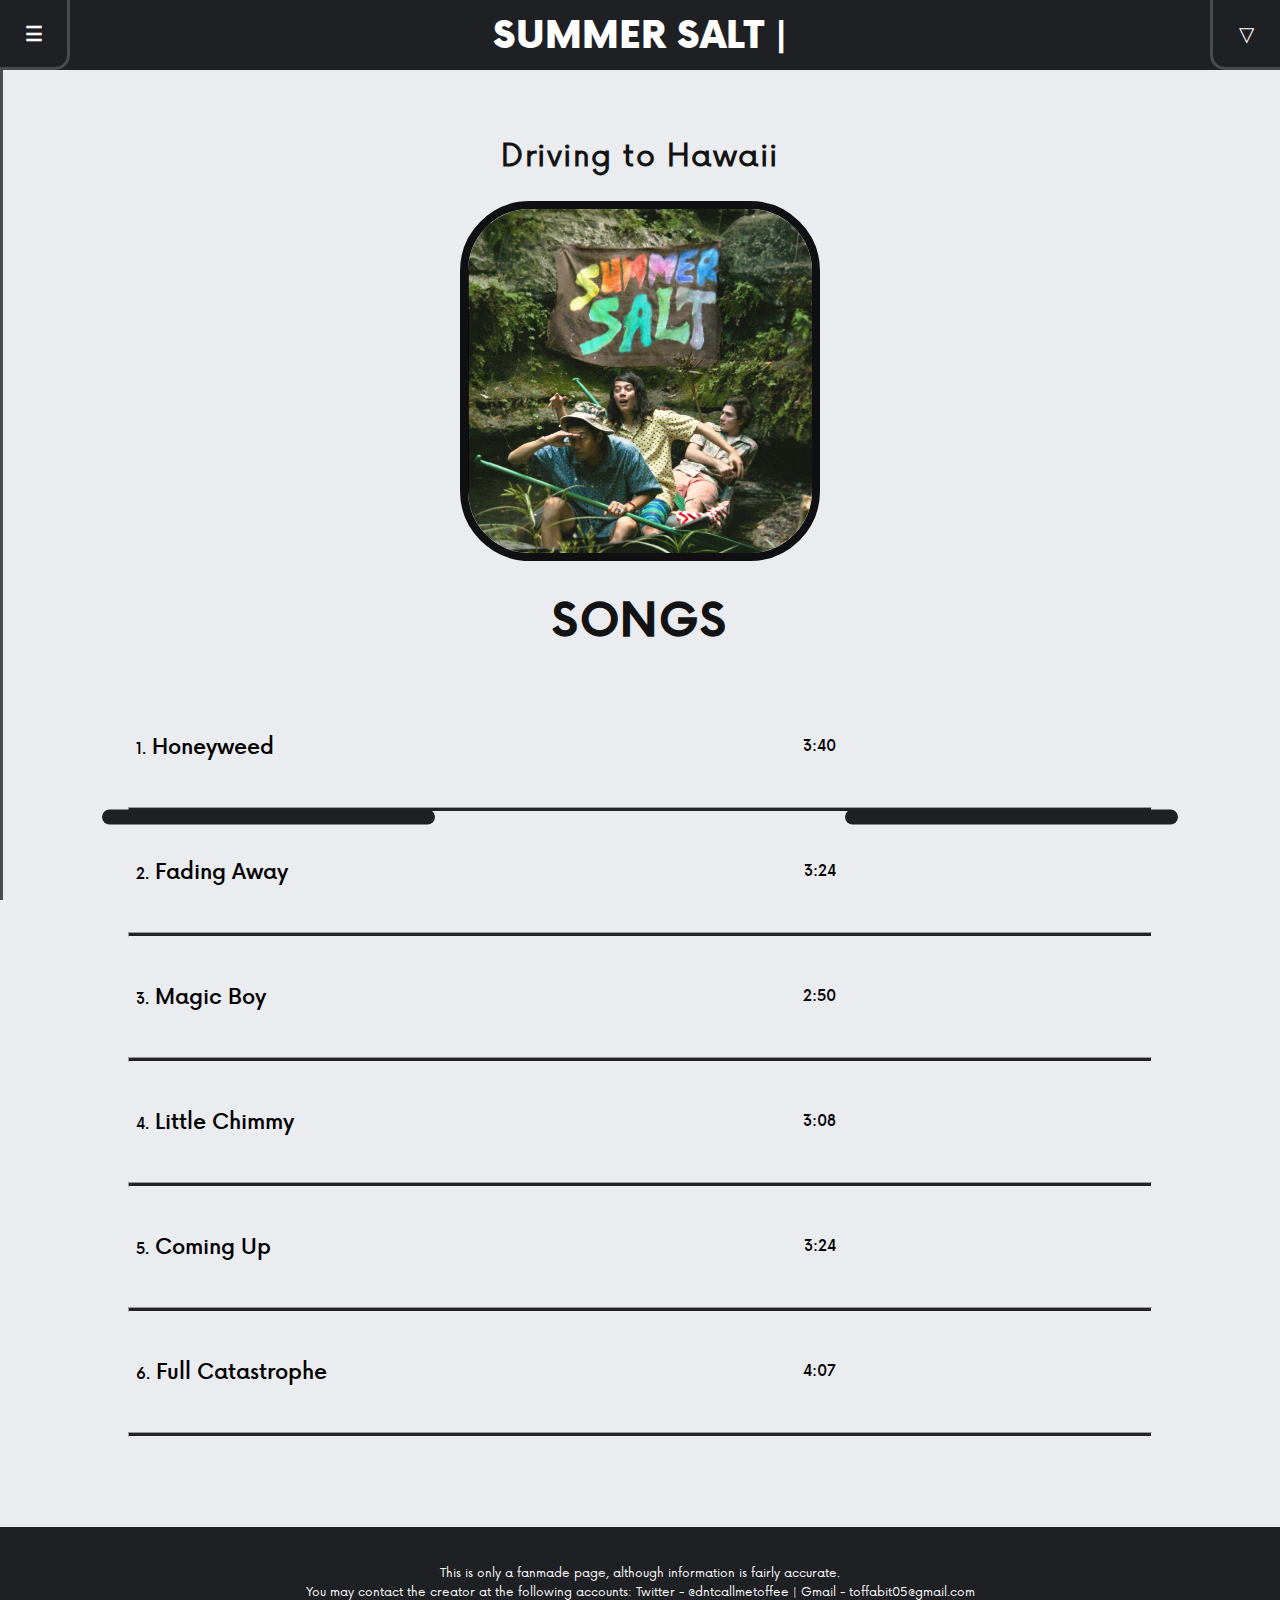
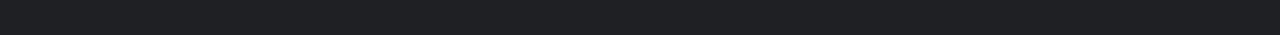
<file: htdocs/honeyweed.html>
<!DOCTYPE html>
<html>
	<head>
		<title>Summer Salt</title>
		<meta charset="UTF-8">
		<meta name="author" content="Christopher Allen Abit">
		<meta name="keywords" content="Summer Salt, Alternative, Indie, Avenue G">
		<meta name="viewport" content="width=device-width, initial-scale=1">
		<link href="../css/albums.css" type="text/css" rel="stylesheet">
		<script src="../mmfiles/navbar.js"></script>
		<script src="../mmfiles/sprite.js"></script>
	</head>
	<body id="main">
		<div class="sidebar" id="mySidebar">
			<a id="home" href="../index.html">Home</a>
			<a href="#aboutSec">About</a>
			<div class="dropdown">
				<a id="dropbtn">Albums</a>
				<div class="dropdown-content">
					<a href="drivToHaw.html">Driving<br class="break"> to Hawaii</a>
					<a href="goingNat.html">Going<br class="break">  Native</a>
					<a href="soPol.html">So<br class="break">  Polite</a>
					<a href="happyCamper.html">Happy<br class="break">  Camper</a>
					<a class="active" href="honeyweed.html">Honeyweed</a>
					<a href="htdocs/avenueG.html">Avenue G</a>
				</div>
			</div>
		</div>
		<div id="header">
			SUMMER SALT |
		</div>
		<button class="openbtn" onclick="toggleNav()">☰</button>
		
		<button class="openbtnSprite" id="openbtnSprite" onclick="toggleSprite()">&#9661 </button>
		<aside id="sprite">
			<div class="socMedSprite" id="spriteSubCont">
				<a class="youtube" href="https://www.youtube.com/channel/UCs4nrDXLuNz6NuCDKUS8FIQ" target="_blank"></a>
				<a class="twitter" href="https://twitter.com/SummerSaltATX" target="_blank"></a>
				<a class="spotify" href="https://open.spotify.com/artist/3MATPJ9tYbcMhw5VOZrRU6" target="_blank"></a>
			</div>
		</aside>
		
		<br><br>
		
		<h2 id="header2">Driving to Hawaii</h2>
		
		<div id="albumCoverCont">
			<a href="https://f4.bcbits.com/img/a0696540022_10.jpg" target="_blank">
					<img src="../images/drivToHaw.jpg" alt="Driving to Hawaii Cover" id="albumCover">
			</a>
		</div>
		
		<div id="line"></div>
		<div id="line2"></div>
		
		<h2 id="header3">SONGS</h2>
		
		<br><br>
		
		<div id="song">
			<p id="title"><span id="songNum">1.</span> Honeyweed</p>
			<iframe id="preview" src="https://open.spotify.com/embed/track/3IgnYVuOIMEOaczLDhTyAL" width="300" height="80" frameborder="0" allowtransparency="true" allow="encrypted-media"></iframe>
			<p id="duration">3:40</p>
		</div>
		<hr class="separator">
		
		<div id="song">
			<p id="title"><span id="songNum">2.</span> Fading Away</p>
			<iframe id="preview" src="https://open.spotify.com/embed/track/5aOtZGu5UYsIppqq2fJWzC" width="300" height="80" frameborder="0" allowtransparency="true" allow="encrypted-media"></iframe>
			<p id="duration">3:24</p>
		</div>
		<hr class="separator">
		
		<div id="song">
			<p id="title"><span id="songNum">3.</span> Magic Boy</p>
			<iframe id="preview" src="https://open.spotify.com/embedtrack/6TAb5D4XM9tzMJNkm1zDDw" width="300" height="80" frameborder="0" allowtransparency="true" allow="encrypted-media"></iframe>
			<p id="duration">2:50</p>
		</div>
		<hr class="separator">
		
		<div id="song">
			<p id="title"><span id="songNum">4.</span> Little Chimmy</p>
			<iframe id="preview" src="https://open.spotify.com/embed/track/6OMJGu98ZUVbaDmeb16ACo" width="300" height="80" frameborder="0" allowtransparency="true" allow="encrypted-media"></iframe>
			<p id="duration">3:08</p>
		</div>
		<hr class="separator">
		
		<div id="song">
			<p id="title"><span id="songNum">5.</span> Coming Up</p>
			<iframe id="preview" src="https://open.spotify.com/embed/track/2J0i9VYPXM6Rc8mBYwKYOi" width="300" height="80" frameborder="0" allowtransparency="true" allow="encrypted-media"></iframe>
			<p id="duration">3:24</p>
		</div>
		<hr class="separator">
		
		<div id="song">
			<p id="title"><span id="songNum">6.</span> Full Catastrophe</p>
			<iframe id="preview" src="https://open.spotify.com/embed/track/48GLjrWivaduGQaycy6Rj4" width="300" height="80" frameborder="0" allowtransparency="true" allow="encrypted-media"></iframe>
			<p id="duration">4:07</p>
		</div>
		<hr class="separator">
		
		<br><br><br><br><br>
		
		<div id="footer">
				This is only a fanmade page, although information is fairly accurate.<br> You may contact the creator at the following
				accounts: Twitter - @dntcallmetoffee | Gmail - toffabit05@gmail.com
		</div>
	</body>
</html>
</file>
<file: docs/index.css>
@font-face {
    font-family: 'nowblack';
    src: url('fonts/now-black-webfont.woff2') format('woff2'),
         url('fonts/now-black-webfont.woff') format('woff');
    font-weight: normal;
    font-style: normal;

}

@font-face {
    font-family: 'nowmedium';
    src: url('fonts/now-medium-webfont.woff2') format('woff2'),
         url('fonts/now-medium-webfont.woff') format('woff');
    font-weight: normal;
    font-style: normal;

}

@font-face {
    font-family: 'nowregular';
    src: url('fonts/now-regular-webfont.woff2') format('woff2'),
         url('fonts/now-regular-webfont.woff') format('woff');
    font-weight: normal;
    font-style: normal;

}

* {
	max-width: 100%;
	max-height: 100%;
	box-sizing: border-box;
}

body{
	margin: 0;
	background-color: #F1F1F1;
	transition: margin-left .5s;
	
}

a {
	text-decoration: none;
}

#header {
	display: flex;
	justify-content: center;
	align-items: center;
	background-color: #1A1A1A;
	color: white;
	width: 100vw;
	height: 70px;
	font-family: 'nowblack';
	text-align: center;
	font-size: 35px;
	z-index: 1;
}

.sidebar {
	height: 100%;
	width: 0;
	position: fixed;
	z-index: 1;
	top: 0;
	left: 0;
	background-color: #1A1A1A;
	overflow: hidden;
	transition: 0.5s;
	padding-top: 60px;
}

.sidebar a{
	padding: 0.8vw 2vw;
	display: block;
	text-align: center;
	font-family: 'nowmedium';
	font-size: 18px;
	text-decoration: none;
	transition: color .07s;
	color: #CCCCCC;
}

.sidebar a:hover {
	color: white;
}

#home {
	margin-top: 50px;
}

.sidebar .dropdown {
	display: block;
}

#dropbtn {
	display: block;
}

.sidebar .dropdown .dropdown-content {
	max-height: 0;
	transition: max-height 0.5s ease;
}

.sidebar .dropdown:hover .dropdown-content {
	max-height: 500px;
}

.sidebar .dropdown .dropdown-content a{
	opacity: 0;
	transition: opacity 0.3s ease;
}

.sidebar .dropdown:hover .dropdown-content a{
	opacity: 1;
}

.sidebar .closebtn {
	display: flex;
	justify-content: center;
	align-items: center;
	position: absolute;
	top: 0;
	right: 0;
	height: 70px;
	width: 70px;
	background-color: #1A1A1A;
	font-size: 20px;
	cursor: pointer;
	color: white;
	padding: 10px 15px;
	border-top: none;
	border-right: none;
	border-bottom: 3px solid #4B4B4B;
	border-left: 3px solid #4B4B4B;
	border-radius: 0 0 0 15px;
	font-weight: bold;
	float: left;
	z-index: 1;
	outline: none;
}

.openbtn {
	position: fixed;
	top: 0;
	height: 70px;
	width: 70px;
	background-color: #1A1A1A;
	font-size: 20px;
	cursor: pointer;
	color: white;
	padding: 10px 15px;
	border-top: none;
	border-right: 3px solid #4B4B4B;
	border-bottom: 3px solid #4B4B4B;
	border-left: none;
	border-radius: 0 0 15px 0;
	font-weight: bold;
	float: left;
	z-index: 1;
	outline: none;
}

#header2 {
	text-align: center;
	color: #131313;
	font-size: 3.5vh;
	font-family: 'nowregular';
	letter-spacing: 1.5px;
}

#aboutSec {
	position: relative;
	display: inline-block;
	width: 100vw;
	height: 400px;
	margin-bottom: 20px;
}

#aboutImg {
	position: absolute;
	left: 0;
	width: 30vw;
	min-width: 30vw;
}

#abImgSrc {
	opacity: 0;
	position: absolute;
	bottom: 0;
	left:0;
	width: 30vw;
	text-align: center;
	font-family: 'nowregular';
	font-size: 13px;
	color: white;
	background-color: #101010;
	padding: 10px;
	margin: 0;
	transition: opacity .2s;
}

#aboutImg:hover + #abImgSrc, #abImgSrc:hover {
	opacity: 1;
}

#abContent {
	position: absolute;
	right: 0;
	width: 70%;
	height: 100%;
	display: flex;
	justify-content: center;
	align-items: center;
	float: left;
	margin: 0;
	background-color: #1F1F1F;
}

#abContent p {
	margin: 70px;
	text-align: justify;
	font-family: 'nowregular';
	font-size: 20px;
	color: white;
}

#header3Cont {
	position: relative;
	text-align: center;
	width: 100vw;
	margin-bottom: 40px;
}

#line {
	background-color: #1A1A1A;
	height: 30px;
	width: 30%;
	border-radius: 15px;
	position: absolute;
	top: 50%;
	left: 40px;
	transform: translateY(-50%);
	-webkit-transform: translateY(-50%);
	-ms-transform: translateY(-50%);
}

#line2 {
	background-color: #1A1A1A;
	height: 30px;
	width: 30%;
	border-radius: 15px;
	position: absolute;
	top: 50%;
	right: 40px;
	transform: translateY(-50%);
	-webkit-transform: translateY(-50%);
	-ms-transform: translateY(-50%);
}

#header3 {
	margin: auto;
	color: #131313;
	font-size: 5vh;
	font-family: 'nowmedium';
	letter-spacing: 1.5px;
}

#contentHeader {
	display: block;
	text-align: center;
	font-size: 20px;
	font-weight: bold;
	letter-spacing: 2px;
}

#contentSource {
	display: block;
	text-align: center;
}


#drivToHawSec {
	display: flex;
	position: relative;
	width: 1020px;
	margin: auto;
	margin-bottom: 40px;
}

#drivToHawImg {
	float: left;
	min-width: 270px;
}

#dthImgSrc {
	opacity: 0;
	position: absolute;
	bottom: 0;
	left:0;
	width: 270px;
	text-align: center;
	font-family: 'nowregular';
	font-size: 13px;
	color: white;
	background-color: #101010;
	padding: 10px;
	margin: 0;
	transition: opacity .2s;
}

#drivToHawImg:hover + #dthImgSrc, #dthImgSrc:hover {
	opacity: 1;
}

#dthContent {
	display: flex;
	justify-content: center;
	align-items: center;
	width: 750px;
	height: 270px;
	float: left;
	margin: 0;
	background-color: #1F1F1F;
}

#dthContent p {
	margin: 40px;
	text-align: justify;
	font-family: 'nowregular';
	color: white;
}

#goingNatSec {
	display: flex;
	position: relative;
	width: 1020px;
	margin: auto;
	margin-bottom: 40px;
}

#goingNatImg {
	float: left;
	min-width: 270px;
}

#gnImgSrc {
	opacity: 0;
	position: absolute;
	bottom: 0;
	right: 0;
	width: 270px;
	text-align: center;
	font-family: 'nowregular';
	font-size: 13px;
	color: white;
	background-color: #101010;
	padding: 10px;
	margin: 0;
	transition: opacity .2s;
}

#goingNatImg:hover + #gnImgSrc, #gnImgSrc:hover {
	opacity: 1;
}

#gnContent {
	display: flex;
	justify-content: center;
	align-items: center;
	width: 750px;
	height: 270px;
	margin: 0;
	background-color: #1F1F1F;
}

#gnContent p {
	margin: 40px;
	text-align: justify;
	font-family: 'nowregular';
	color: white;
}

#soPolSec {
	display: flex;
	position: relative;
	width: 1020px;
	margin: auto;
	margin-bottom: 40px;
}

#soPolImg {
	float: left;
	min-width: 270px;
}

#spImgSrc {
	opacity: 0;
	position: absolute;
	bottom: 0;
	left:0;
	width: 270px;
	text-align: center;
	font-family: 'nowregular';
	font-size: 13px;
	color: white;
	background-color: #101010;
	padding: 10px;
	margin: 0;
	transition: opacity .2s;
}

#soPolImg:hover + #spImgSrc, #spImgSrc:hover {
	opacity: 1;
}

#spContent {
	display: flex;
	justify-content: center;
	align-items: center;
	width: 750px;
	height: 270px;
	float: left;
	margin: 0;
	background-color: #1F1F1F;
}

#spContent p {
	margin: 40px;
	text-align: justify;
	font-family: 'nowregular';
	color: white;
}

#hapCamSec {
	display: flex;
	position: relative;
	max-width: 1020px;
	margin: auto;
	margin-bottom: 40px;
}

#hapCamImg {
	float: left;
	min-width: 270px;
}

#hcImgSrc {
	opacity: 0;
	position: absolute;
	bottom: 0;
	right: 0;
	width: 270px;
	text-align: center;
	font-family: 'nowregular';
	font-size: 13px;
	color: white;
	background-color: #101010;
	padding: 10px;
	margin: 0;
	transition: opacity .2s;
}

#hapCamImg:hover + #hcImgSrc, #hcImgSrc:hover {
	opacity: 1;
}

#hcContent {
	display: flex;
	justify-content: center;
	align-items: center;
	width: 750px;
	height: 270px;
	float: left;
	margin: 0;
	background-color: #1F1F1F;
}

#hcContent p {
	margin: 40px;
	text-align: justify;
	font-family: 'nowregular';
	color: white;
}

#honeyweedSec {
	display: flex;
	position: relative;
	max-width: 1020px;
	margin: auto;
	margin-bottom: 40px;
}

#honeyweedImg {
	float: left;
	min-width: 270px;
}

#hwImgSrc {
	opacity: 0;
	position: absolute;
	bottom: 0;
	left:0;
	width: 270px;
	text-align: center;
	font-family: 'nowregular';
	font-size: 13px;
	color: white;
	background-color: #101010;
	padding: 10px;
	margin: 0;
	transition: opacity .2s;
}

#honeyweedImg:hover + #hwImgSrc, #hwImgSrc:hover {
	opacity: 1;
}

#hwContent {
	display: flex;
	justify-content: center;
	align-items: center;
	width: 750px;
	height: 270px;
	float: left;
	margin: 0;
	background-color: #1F1F1F;
}

#hwContent p {
	margin: 40px;
	text-align: justify;
	font-family: 'nowregular';
	color: white;
}

#avenueGSec {
	display: flex;
	position: relative;
	max-width: 1020px;
	margin: auto;
	margin-bottom: 70px;
}

#avenueGImg {
	float: left;
	min-width: 270px;
}

#agImgSrc {
	opacity: 0;
	position: absolute;
	bottom: 0;
	right: 0;
	width: 270px;
	text-align: center;
	font-family: 'nowregular';
	font-size: 13px;
	color: white;
	background-color: #101010;
	padding: 10px;
	margin: 0;
	transition: opacity .2s;
}

#avenueGImg:hover + #agImgSrc, #agImgSrc:hover {
	opacity: 1;
}

#agContent {
	display: flex;
	justify-content: center;
	align-items: center;
	width: 750px;
	height: 270px;
	float: left;
	margin: 0;
	background-color: #1F1F1F;
}

#agContent p {
	margin: 40px;
	text-align: justify;
	font-family: 'nowregular';
	color: white;
}

.circleCont {
	display: block;
	height: 40px;
	width: 40px;
	margin: auto;
	margin-bottom: 30px;
	text-align: center;
}

.circleCont .circle {
	height: 40px;
	width: 40px;
	display: flex;
	justify-content: center;
	align-items: center;
	background-color: #1A1A1A;
	color: white;
	border-radius: 50%;
	margin: auto;
}

#footer {
	display: inline-block;
	background-color: #1A1A1A;
	color: white;
	margin: 0;
	padding: 50px;
	width: 100vw;
	height: 70px;
	display: flex;
	justify-content: center;
	align-items: center;
	font-family: 'nowregular';
	text-align: center;
	font-size: 13px;
}
</file>
<file: albums.css>
@import "index.css";

#header2 {
	font-family: 'nowregular';
	font-size: 30px;
}

#albumCoverCont {
	height: 300px;
	text-align: center;
}

#albumCover {
	display: inline-block;
	height: 100%;
	border-radius: 40px;
	border: 8px solid #101012;
}

#header3 {
	text-align: center;
	color: #131313;
	font-size: 5vh;
	font-family: 'nowmedium';
	letter-spacing: 1.5px;
}

#song {
	position: relative;
	width: 80vw;
	height: 120px;
	margin: auto;
	display: flex;
	justify-content: center;
	align-items: center;
}

#songNum {
	font-size: 15px;
}

#title {
	position: absolute;
	left: 15px;
	font-family: 'nowmedium';
	font-size: 20px;
}

#duration {
	position: absolute;
	right: 330px;
	font-family: 'nowmedium';
	font-size: 15px;
}

#preview {
	position: absolute;
	right: 15px;
	font-family: 'nowmedium';
	font-size: 25px;
}

#separator {
	margin: auto;
	width: 80vw;
	height: 5px;
	background-color: #232323;
}
</file>
<file: css/albums.css>
@import "index.css";

#header2 {
	font-family: 'nowregular';
	font-size: 30px;
}

#albumCoverCont {
	text-align: center;
	margin-bottom: 20px;
	padding: 0px;
}

#albumCover {
	width: 360px;
	display: inline-block;
	border-radius: 70px;
	border: calc(3px + .4vw) solid #101012;
}

#header3 {
	text-align: center;
	color: #131313;
	font-size: 5vh;
	font-family: 'nowmedium';
	letter-spacing: 1.5px;
}

#song {
	position: relative;
	width: 80vw;
	height: 120px;
	margin: auto;
}

#songNum {
	font-size: 15px;
}

#title {
	display: inline-block;
	position: relative;
	top: 18%;
	font-family: 'nowmedium';
	font-size: calc(15px + .5vw);
	margin-left: 8px;
}

#duration {
	display: inline-block;
	position: relative;
	top: 33%;
	float: right;
	font-family: 'nowmedium';
	font-size: 15px;
	margin: 8px;
}

#preview {
	display: inline-block;
	position: relative;
	top: 16%;
	float: right;
	position: relative;
	right: 0px;
	border-radius: 4px;
	margin-right: 8px;
}

@media screen and (max-width: 748px) {
	#albumCover {
		width: 48vw;
	}
	
	#preview {
		width: 80px;
	}
}

.separator {
	margin: auto;
	width: 80vw;
	height: 5px;
	background-color: #232323;
}
</file>
